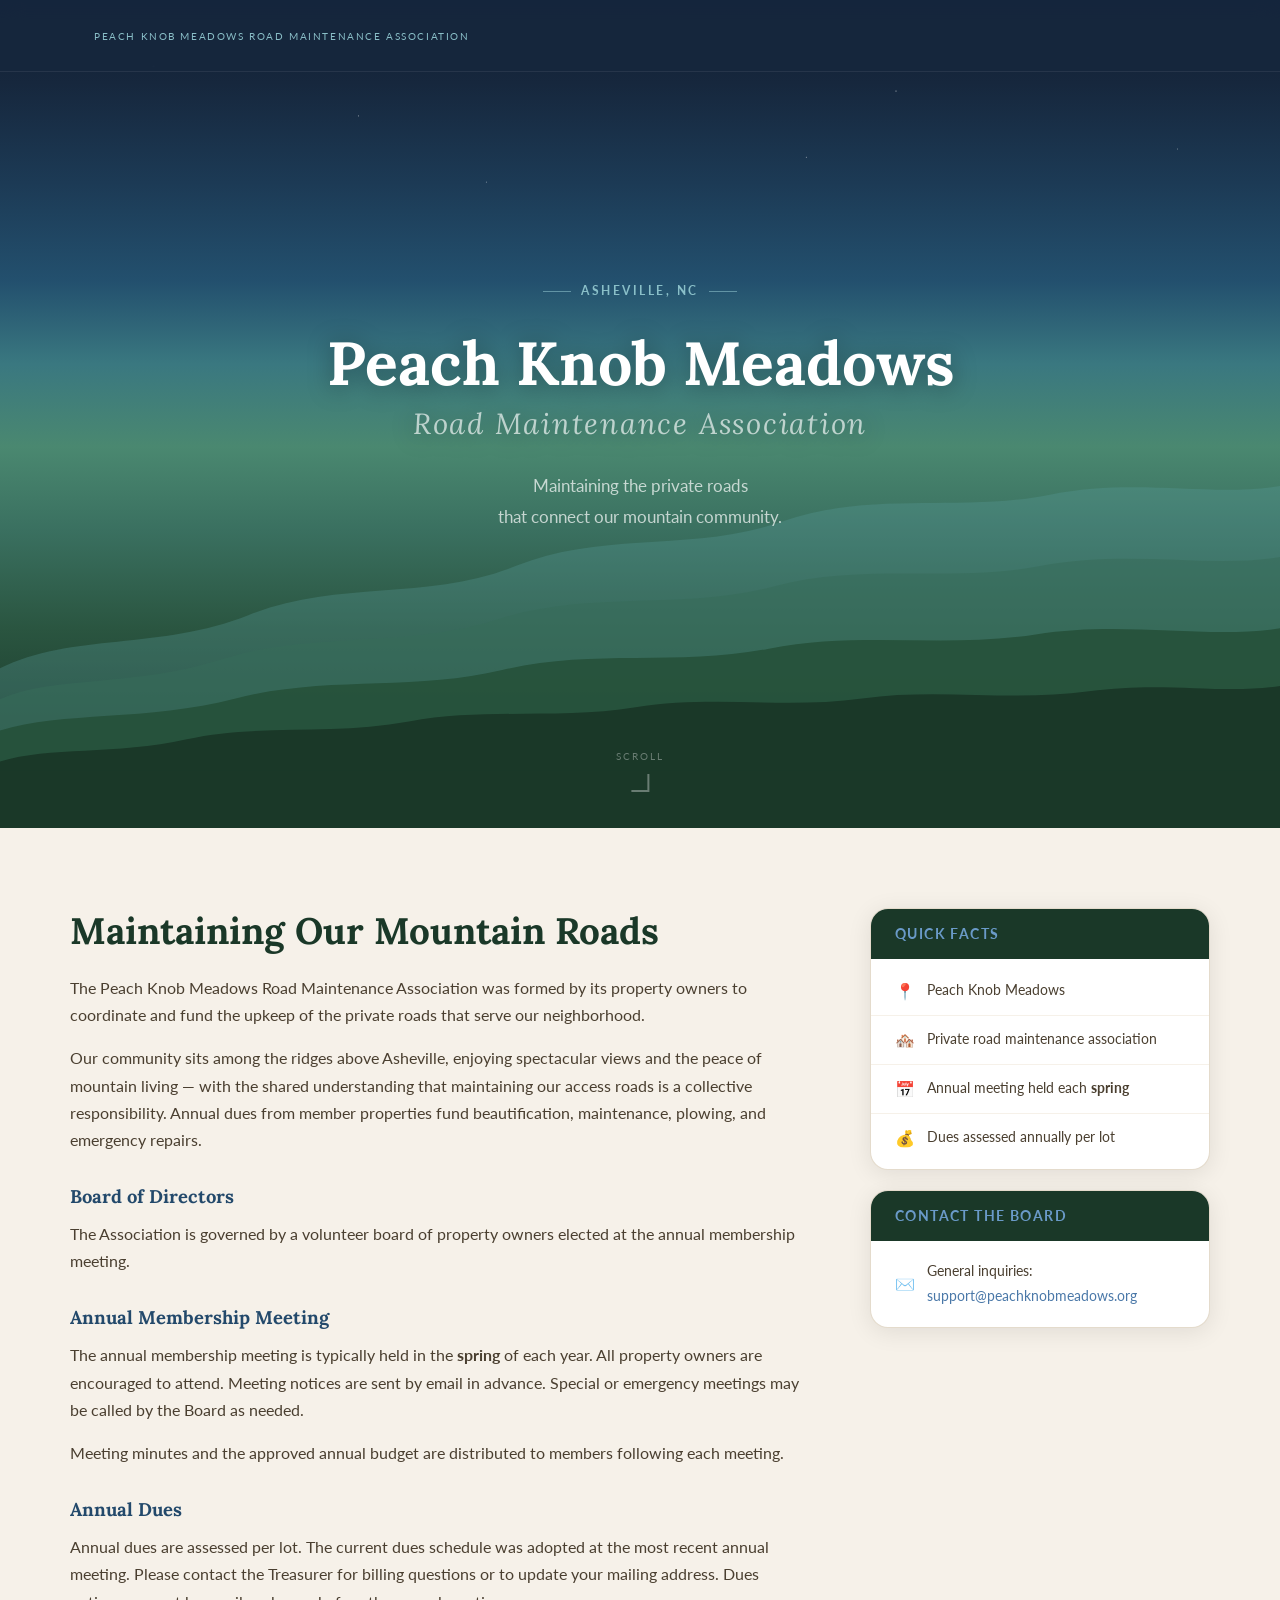
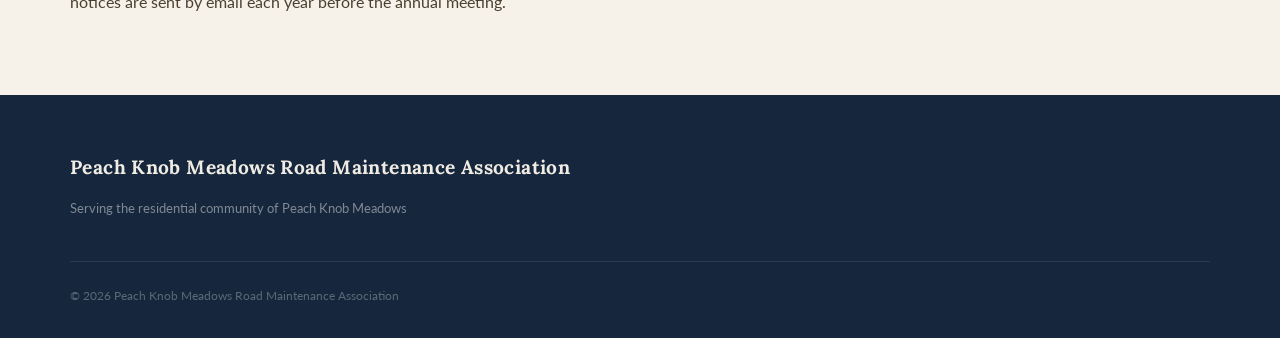
<file: index.html>
<!DOCTYPE html>
<html lang="en">
<head>
  <meta charset="UTF-8">
  <meta name="viewport" content="width=device-width, initial-scale=1.0">
  <title>Peach Knob Meadows Road Maintenance Association</title>
  <meta name="description" content="The Peach Knob Meadows Road Maintenance Association (PKM RMA) serves the mountain community north of Peach Knob near Asheville, NC.">
  <link rel="stylesheet" href="css/style.css">
  <!-- Favicon placeholder: replace with your own -->
  <link rel="icon" href="data:image/svg+xml,<svg xmlns='http://www.w3.org/2000/svg' viewBox='0 0 100 100'><text y='.9em' font-size='90'>⛰️</text></svg>">
</head>
<body>

  <nav class="nav" role="navigation" aria-label="Main navigation" id="site-nav"></nav>

  <!-- ============================================================
       HERO
       ============================================================ -->
  <header class="hero" role="banner">

    <div class="hero-content">
      <div class="hero-eyebrow">Asheville, NC</div>

      <h1>
        Peach Knob Meadows
        <span class="subtitle-line">Road Maintenance Association</span>
      </h1>

      <p class="hero-desc">
        Maintaining the private roads<br>that connect our mountain community.
      </p>

    </div>

    <!-- Layered SVG Mountain Silhouettes -->
    <svg class="hero-mountains" viewBox="0 0 1440 520" xmlns="http://www.w3.org/2000/svg"
         preserveAspectRatio="xMidYMax slice" aria-hidden="true">
      <!-- Layer 1: Distant hazy range -->
      <path d="M0,340 C80,300 180,320 280,280 C380,240 480,265 580,225
               C680,185 780,210 880,175 C980,140 1080,165 1180,145
               C1280,125 1360,148 1440,135 L1440,520 L0,520 Z"
            fill="rgba(90,155,155,0.30)"/>
      <!-- Layer 2: Mid mountains -->
      <path d="M0,375 C60,348 150,362 250,330 C350,298 460,318 560,285
               C660,252 770,275 870,248 C970,221 1070,244 1170,225
               C1270,206 1360,228 1440,215 L1440,520 L0,520 Z"
            fill="rgba(55,108,90,0.55)"/>
      <!-- Layer 3: Near ridge -->
      <path d="M0,410 C70,388 165,400 265,374 C365,348 465,366 565,342
               C665,318 765,338 865,318 C965,298 1065,318 1165,302
               C1265,286 1360,308 1440,295 L1440,520 L0,520 Z"
            fill="rgba(36,78,54,0.80)"/>
      <!-- Layer 4: Foreground forest -->
      <path d="M0,445 C55,428 130,438 210,420 C290,402 375,416 460,400
               C545,384 630,398 715,384 C800,370 885,386 970,374
               C1055,362 1140,378 1225,366 C1310,354 1375,370 1440,360
               L1440,520 L0,520 Z"
            fill="#1a3828"/>
      <!-- Layer 5: Dark treeline base -->
      <rect x="0" y="455" width="1440" height="65" fill="#1a3828"/>
    </svg>

    <div class="hero-scroll" aria-hidden="true">
      <span>Scroll</span>
      <div class="scroll-chevron"></div>
    </div>
  </header>

<!-- ============================================================
    MAIN CONTENT
    ============================================================ -->
    <main>
    <section class="about-section" aria-label="About content">
      <div class="about-grid">

        <!-- ---- Left: Main content ---- -->
        <div class="about-body">

          <!-- <span class="section-tag">Who We Are</span> -->
          <h2>Maintaining Our Mountain Roads</h2>
          <p>
            The Peach Knob Meadows Road Maintenance Association was formed by its
            property owners to coordinate and fund the upkeep
            of the private roads that serve our neighborhood.
          </p>
          <p>
            Our community sits among the ridges above Asheville, enjoying
            spectacular views and the peace of mountain living — with the shared
            understanding that maintaining our access roads is a collective
            responsibility. Annual dues from member properties fund beautification, 
            maintenance, plowing, and emergency repairs.
          </p>

          <!-- Board of Directors -->
          <h3 id="board">Board of Directors</h3>
          <p>
            The Association is governed by a volunteer board of property owners
            elected at the annual membership meeting.
          </p>

          <!-- Annual Meeting -->
          <h3 id="meetings">Annual Membership Meeting</h3>
          <p>
            The annual membership meeting is typically held in the <strong>spring</strong>
            of each year. All property owners are encouraged to attend. Meeting notices
            are sent by email in advance. Special or emergency meetings may be called
            by the Board as needed.
          </p>
          <p>
            Meeting minutes and the approved annual budget are distributed to members
            following each meeting.
          </p>

          <!-- Dues -->
          <h3>Annual Dues</h3>
          <p>
            Annual dues are assessed per lot. The current dues
            schedule was adopted at the most recent annual meeting. Please contact
            the Treasurer for billing questions or to update your mailing address.
            Dues notices are sent by email each year before the annual meeting.
          </p>

        </div><!-- /about-body -->

        <!-- ---- Right: Sidebar ---- -->
        <aside class="about-sidebar" aria-label="Quick information">

          <div class="sidebar-card">
            <div class="sidebar-card-header">
              <h3>Quick Facts</h3>
            </div>
            <ul class="sidebar-list" role="list">
              <li>
                <span class="sidebar-icon" aria-hidden="true">📍</span>
                <span>Peach Knob Meadows</span>
              </li>
              <li>
                <span class="sidebar-icon" aria-hidden="true">🏘️</span>
                <span>Private road maintenance association</span>
              </li>
              <li>
                <span class="sidebar-icon" aria-hidden="true">📅</span>
                <span>Annual meeting held each <strong>spring</strong></span>
              </li>
              <li>
                <span class="sidebar-icon" aria-hidden="true">💰</span>
                <span>Dues assessed annually per lot</span>
              </li>
            </ul>
          </div>

          <div class="sidebar-card">
            <div class="sidebar-card-header">
              <h3>Contact the Board</h3>
            </div>
            <ul class="sidebar-list" role="list">
              <li>
                <span class="sidebar-icon" aria-hidden="true">✉️</span>
                <span>
                  General inquiries:<br>
                  <a href="mailto:support@peachknobmeadows.org">support@peachknobmeadows.org</a>
                </span>
              </li>
            </ul>
          </div>

        </aside><!-- /sidebar -->

      </div><!-- /about-grid -->
    </section>
  </main>

  <footer class="footer" role="contentinfo" id="site-footer"></footer>

  <script src="js/main.js"></script>
</body>
</html>
</file>
<file: css/style.css>
/* ================================================================
   PEACH KNOB MEADOWS ROAD MAINTENANCE ASSOCIATION
   ================================================================ */

/* --- Google Fonts --- */
@import url('https://fonts.googleapis.com/css2?family=Lora&family=Lato&display=swap');

/* --- Design Tokens --- */
:root {
  --sky-deep:    #16273d;
  --sky-mid:     #23496b;
  --haze:        #8abfc8;
  --forest:      #1a3828;
  --cream:       #f6f1e9;
  --white:       #ffffff;
  --slate:       #4a78a8;
  --slate-light: #6a9ac8;
  --text-dark:   #1e1a14;
  --text-mid:    #4a3f30;
  --text-white:  #f0ece4;

  --font-heading: 'Lora', 'Helvetica Neue', Arial, sans-serif;
  --font-body:    'Lato', 'Helvetica Neue', Arial, sans-serif;
  --max-width:    1140px;
  --nav-h:        72px;
  --section-v:    5rem;
  --radius-lg:    18px;
  --shadow:       0 4px 24px rgba(0,0,0,0.09);
  --transition:   0.25s ease;
}

/* --- Reset --- */
*, *::before, *::after { box-sizing: border-box; margin: 0; padding: 0; }
html { scroll-behavior: smooth; }
body {
  font-family: var(--font-body);
  color: var(--text-dark);
  background: var(--cream);
  line-height: 1.7;
  -webkit-font-smoothing: antialiased;
}
img { max-width: 100%; display: block; }
a { color: var(--slate); text-decoration: none; transition: color var(--transition); }
a:hover { color: var(--slate-light); }

/* --- Typography --- */
h1, h2, h3, h4 { font-family: var(--font-heading); line-height: 1.25; color: var(--text-dark); }
h1 { font-size: clamp(2rem, 5vw, 3.8rem); }
h2 { font-size: clamp(1.6rem, 3vw, 2.3rem); margin-bottom: 1rem; }
h3 { font-size: 1.25rem; margin-bottom: 0.6rem; }
p  { color: var(--text-mid); margin-bottom: 1rem; }
p:last-child { margin-bottom: 0; }

/* ================================================================
   NAVIGATION
   ================================================================ */
.nav {
  position: fixed;
  top: 0; left: 0; right: 0;
  height: var(--nav-h);
  background: rgba(22, 39, 61, 0.94);
  backdrop-filter: blur(12px);
  -webkit-backdrop-filter: blur(12px);
  border-bottom: 1px solid rgba(255,255,255,0.07);
  z-index: 1000;
  transition: box-shadow var(--transition);
}
.nav.scrolled { box-shadow: 0 4px 32px rgba(0,0,0,0.35); }

.nav-inner {
  max-width: var(--max-width);
  margin: 0 auto;
  padding: 0 1.5rem;
  height: 100%;
  display: flex;
  align-items: center;
}

.nav-brand { line-height: 1; }
.nav-brand-name {
  font-family: var(--font-heading);
  font-size: 1.1rem;
  font-weight: 700;
  color: var(--text-white);
  letter-spacing: 0.02em;
}
.nav-brand-sub {
  font-size: 0.62rem;
  letter-spacing: 0.16em;
  text-transform: uppercase;
  color: var(--haze);
  margin-top: 3px;
  display: block;
}

/* ================================================================
   HERO — FULL PAGE
   ================================================================ */
.hero {
  position: relative;
  min-height: 92vh;
  display: flex;
  align-items: center;
  justify-content: center;
  overflow: hidden;
  background: linear-gradient(
    180deg,
    #0f1e30  0%,
    #16273d 10%,
    #1c3a55 22%,
    #23506e 34%,
    #3a7880 44%,
    #4a8870 54%,
    #3a7060 64%,
    #2a5540 76%,
    #1e4030 87%,
    #182e22 100%
  );
}

.hero::before {
  content: '';
  position: absolute;
  inset: 0;
  background-image:
    radial-gradient(1.5px 1.5px at 12% 8%,  rgba(255,255,255,0.65) 0%, transparent 100%),
    radial-gradient(1px   1px   at 28% 14%, rgba(255,255,255,0.50) 0%, transparent 100%),
    radial-gradient(1.5px 1.5px at 52% 5%,  rgba(255,255,255,0.70) 0%, transparent 100%),
    radial-gradient(1px   1px   at 70% 11%, rgba(255,255,255,0.55) 0%, transparent 100%),
    radial-gradient(1.5px 1.5px at 85% 7%,  rgba(255,255,255,0.60) 0%, transparent 100%),
    radial-gradient(1px   1px   at 38% 22%, rgba(255,255,255,0.40) 0%, transparent 100%),
    radial-gradient(1px   1px   at 63% 19%, rgba(255,255,255,0.45) 0%, transparent 100%),
    radial-gradient(1px   1px   at 92% 18%, rgba(255,255,255,0.40) 0%, transparent 100%);
  pointer-events: none;
}

.hero-mountains {
  position: absolute;
  bottom: 0;
  left: 0;
  width: 100%;
  height: auto;
  pointer-events: none;
}

.hero-content {
  position: relative;
  z-index: 2;
  text-align: center;
  padding: calc(var(--nav-h) + 2rem) 1.5rem 8rem;
  width: 100%;
  max-width: 760px;
  margin: 0 auto;
}

.hero-eyebrow {
  display: inline-flex;
  align-items: center;
  gap: 0.6rem;
  font-size: 0.72rem;
  font-weight: 700;
  letter-spacing: 0.22em;
  text-transform: uppercase;
  color: var(--haze);
  margin-bottom: 1.5rem;
}
.hero-eyebrow::before,
.hero-eyebrow::after {
  content: '';
  display: inline-block;
  width: 28px;
  height: 1px;
  background: currentColor;
  opacity: 0.6;
}

.hero h1 {
  color: #fff;
  text-shadow: 0 2px 24px rgba(0,0,0,0.35);
  margin-bottom: 0.4rem;
}
.hero h1 .subtitle-line {
  display: block;
  font-size: 0.48em;
  font-weight: 400;
  font-style: italic;
  color: rgba(255,255,255,0.65);
  letter-spacing: 0.06em;
  margin-top: 0.3rem;
}

.hero-desc {
  font-size: 1.05rem;
  color: rgba(255,255,255,0.7);
  max-width: 500px;
  margin: 1.75rem auto 0;
  line-height: 1.85;
}

.hero-scroll {
  position: absolute;
  bottom: 2.25rem;
  left: 50%;
  transform: translateX(-50%);
  z-index: 2;
  display: flex;
  flex-direction: column;
  align-items: center;
  gap: 0.5rem;
  color: rgba(255,255,255,0.35);
  font-size: 0.65rem;
  letter-spacing: 0.18em;
  text-transform: uppercase;
}
.scroll-chevron {
  width: 18px;
  height: 18px;
  border-right: 2px solid rgba(255,255,255,0.35);
  border-bottom: 2px solid rgba(255,255,255,0.35);
  animation: chevBounce 2.2s ease-in-out infinite;
}
@keyframes chevBounce {
  0%, 100% { transform: translateY(0) rotate(45deg); }
  50%       { transform: translateY(6px) rotate(45deg); }
}

/* ================================================================
   MAIN CONTENT
   ================================================================ */
.about-section {
  padding: var(--section-v) 1.5rem;
  background: var(--cream);
}
.about-grid {
  max-width: var(--max-width);
  margin: 0 auto;
  display: grid;
  grid-template-columns: 1fr 340px;
  gap: 4rem;
  align-items: start;
}
.about-body h2 {
  color: var(--forest);
  margin-bottom: 1.25rem;
}
.about-body h3 {
  color: var(--sky-mid);
  font-size: 1.15rem;
  margin: 2rem 0 0.75rem;
}
.about-body p { font-size: 1rem; }

/* Sidebar */
.about-sidebar {
  position: sticky;
  top: calc(var(--nav-h) + 1.5rem);
}
.sidebar-card {
  background: var(--white);
  border-radius: var(--radius-lg);
  box-shadow: var(--shadow);
  border: 1px solid rgba(210,195,170,0.6);
  overflow: hidden;
  margin-bottom: 1.25rem;
}
.sidebar-card-header {
  background: var(--forest);
  padding: 1rem 1.5rem;
}
.sidebar-card-header h3 {
  color: var(--slate-light);
  font-size: 0.88rem;
  font-family: var(--font-body);
  font-weight: 700;
  letter-spacing: 0.1em;
  text-transform: uppercase;
  margin: 0;
}
.sidebar-list {
  list-style: none;
  padding: 0.5rem 0;
}
.sidebar-list li {
  display: flex;
  align-items: center;
  gap: 0.75rem;
  padding: 0.65rem 1.5rem;
  border-bottom: 1px solid var(--cream);
  font-size: 0.9rem;
  color: var(--text-mid);
}
.sidebar-list li:last-child { border-bottom: none; }
.sidebar-icon { color: var(--slate); font-size: 1rem; }

/* ================================================================
   FOOTER
   ================================================================ */
.footer {
  background: var(--sky-deep);
  padding: 3.5rem 1.5rem 2rem;
}
.footer-inner {
  max-width: var(--max-width);
  margin: 0 auto;
  margin-bottom: 2.5rem;
}
.footer-brand .nav-brand-name {
  font-size: 1.2rem;
  margin-bottom: 0.85rem;
  display: block;
}
.footer-brand p {
  font-size: 0.84rem;
  color: rgba(255,255,255,0.45);
  line-height: 1.75;
  margin: 0;
}
.footer-bottom {
  max-width: var(--max-width);
  margin: 0 auto;
  padding-top: 1.5rem;
  border-top: 1px solid rgba(255,255,255,0.09);
  font-size: 0.76rem;
  color: rgba(255,255,255,0.3);
}

/* ================================================================
   RESPONSIVE
   ================================================================ */
@media (max-width: 960px) {
  .about-grid    { grid-template-columns: 1fr; }
  .about-sidebar { position: static; }
}
@media (max-width: 680px) {
  :root { --section-v: 3.5rem; }
}
</file>
